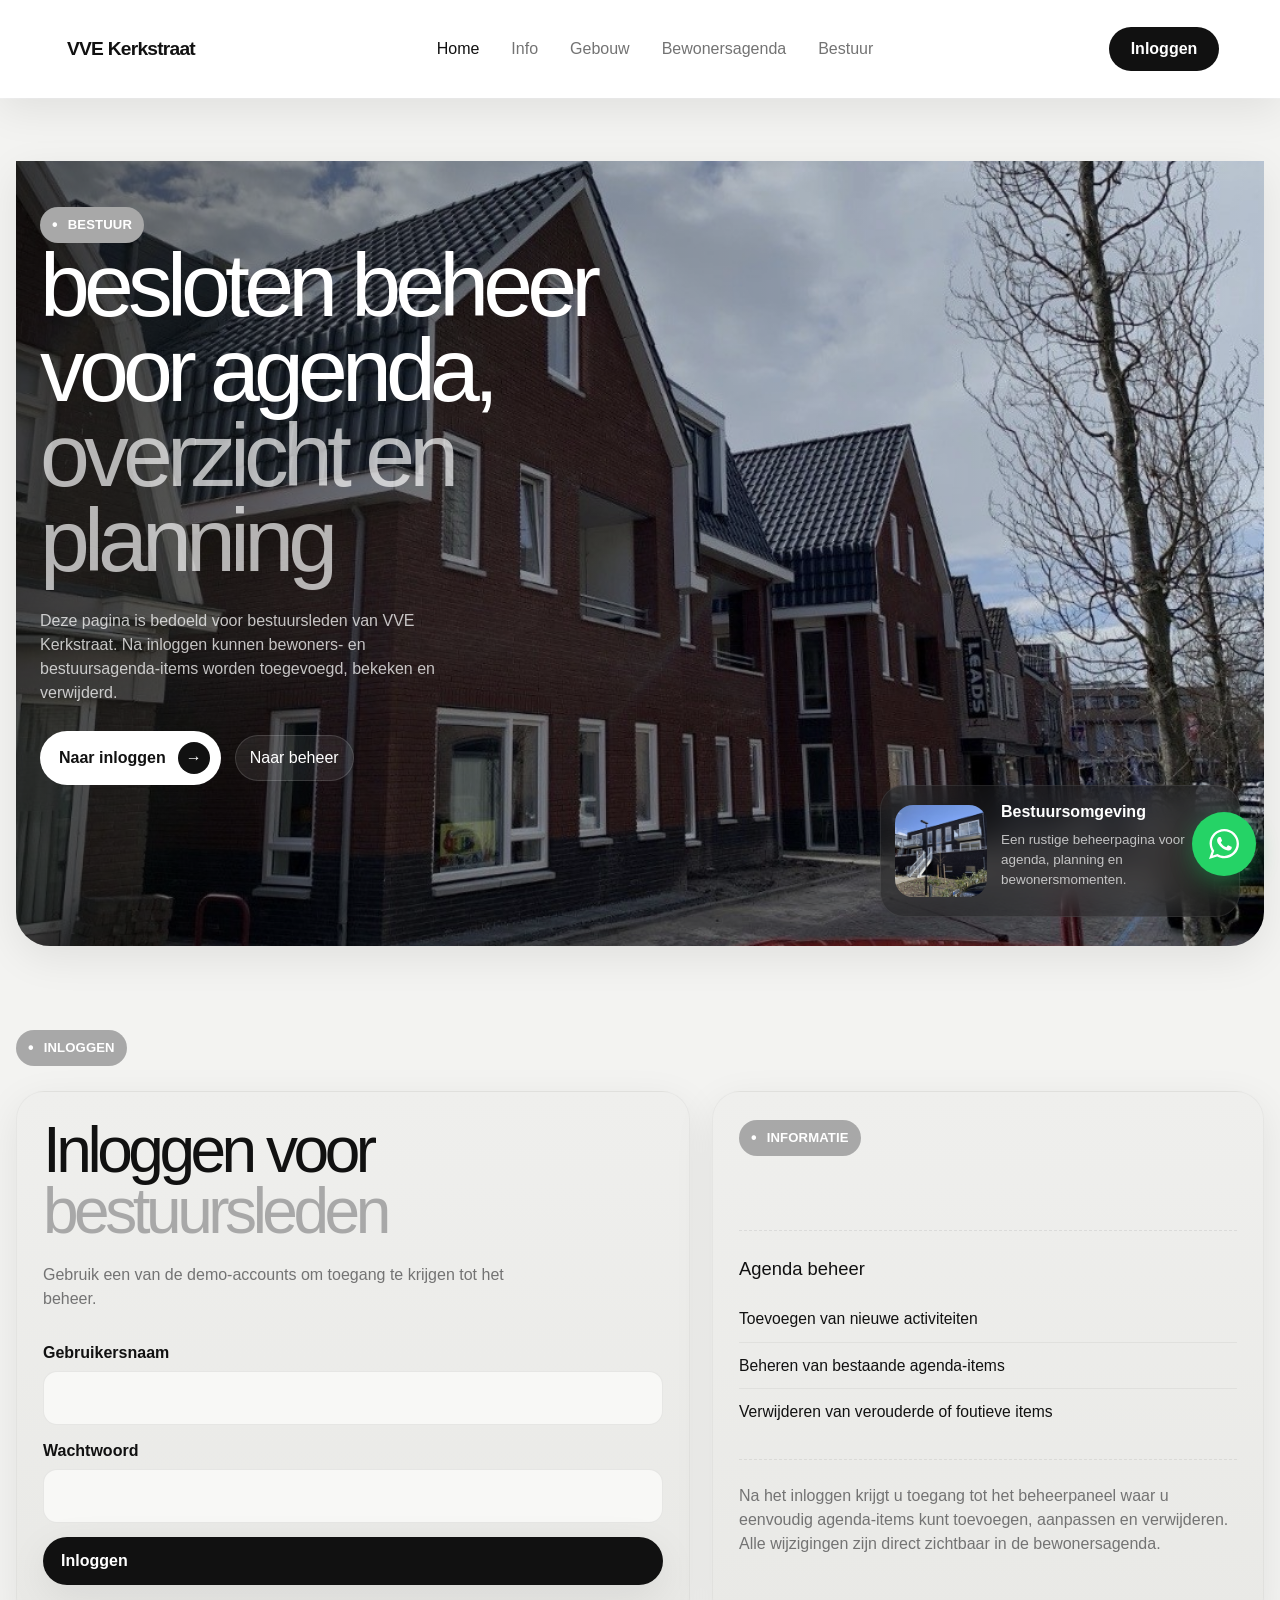
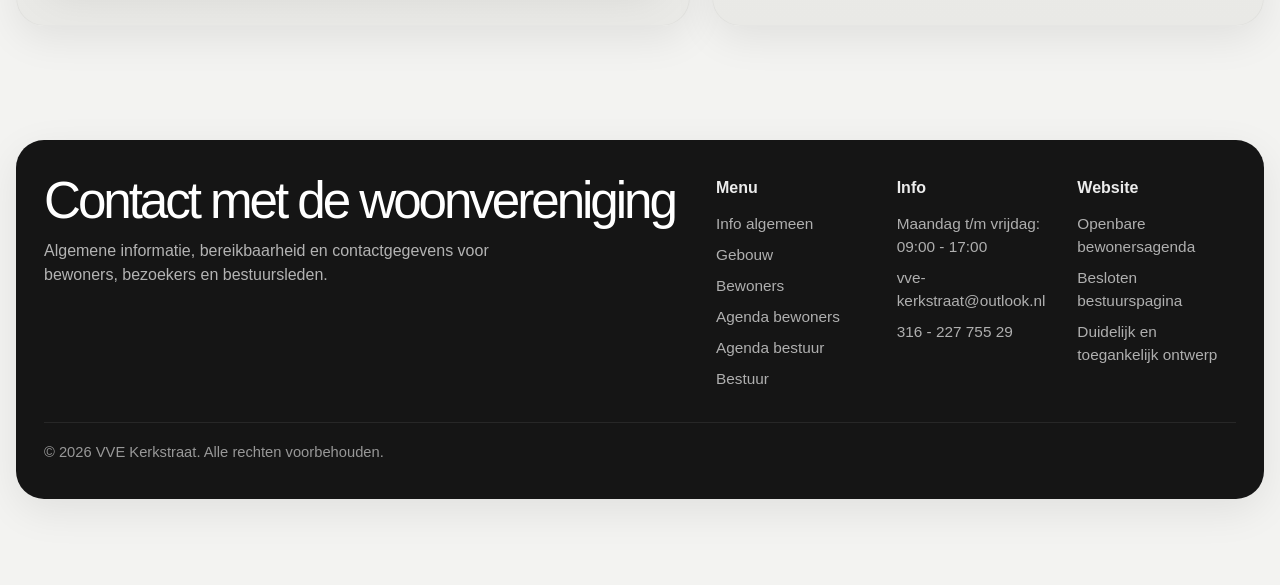
<file: bestuur.html>
<!DOCTYPE html>
<html lang="nl">
<head>
  <meta charset="UTF-8" />
  <meta name="viewport" content="width=device-width, initial-scale=1.0" />

  <title>Bestuur VVE Kerkstraat | Inloggen en beheer</title>

  <meta
    name="description"
    content="Besloten bestuurspagina van VVE Kerkstraat voor inloggen, agenda beheren en communicatie binnen het bestuur."
  />

  <meta name="robots" content="index, follow" />
  <link rel="canonical" href="https://vve-kerkstraat.nl/bestuur/" />

  <meta name="google-site-verification" content="lr0ujex3l6fTFWcE2hRCfIXbO0b8_y4A_h3VrKMcGZA" />

  <link rel="icon" type="image/png" href="/VVE Kerkstraat favicon.png" />

  <link rel="preconnect" href="https://fonts.googleapis.com" />
  <link rel="preconnect" href="https://fonts.gstatic.com" crossorigin />
  <link
    href="https://fonts.googleapis.com/css2?family=Manrope:wght@400;500;600;700;800&family=Playfair+Display:wght@600;700&display=swap"
    rel="stylesheet"
  />

  <link rel="stylesheet" href="styles.css" />
  <link rel="stylesheet" href="bestuur.css" />
</head>

<body>
  <header class="header" id="header">
  <div class="container nav nav-bar">
    <a href="/" class="brand brand-logo" aria-label="Ga naar homepage VVE Kerkstraat">
      <span>VVE Kerkstraat</span>
    </a>

    <nav class="desktop-nav">
      <a class="active" href="/">Home</a>
      <a href="/info/">Info</a>
      <a href="/gebouw/">Gebouw</a>
      <a href="/bewonersagenda/">Bewonersagenda</a>
      <a href="/bestuur/">Bestuur</a>
    </nav>

    <div class="nav-actions">
      <a href="/bestuur/" class="login-link">Inloggen</a>
    </div>

    <button class="menu-toggle" id="menuToggle" aria-label="Menu openen">
      <svg class="menu-icon menu-icon-open" viewBox="0 0 24 24">
        <path d="M4 7H20M4 12H20M4 17H20" />
      </svg>

      <svg class="menu-icon menu-icon-close" viewBox="0 0 24 24">
        <path d="M6 6L18 18M18 6L6 18" />
      </svg>
    </button>
  </div>

  <div class="mobile-nav" id="mobileNav">
    <a class="active" href="/">Home</a>
    <a href="/info/">Info</a>
    <a href="/gebouw/">Gebouw</a>
    <a href="/bewonersagenda/">Bewonersagenda</a>
    <a href="/bestuur/">Bestuur</a>
    <a class="mobile-cta" href="/bestuur/">Inloggen</a>
  </div>
</header>

  <main>
    <section class="section">
      <div class="container">
        <div class="hero bestuur-hero">
          <img src="Afbeelding 3.jpg" alt="Voorkant van het wooncomplex" class="hero-bg-image" />

          <div class="hero-inner">
            <div class="hero-copy">
              <span class="section-tag section-tag-light">Bestuur</span>
              <h1 class="hero-title">
                besloten beheer<br>
                voor agenda,<br>
                <span class="muted-line">overzicht en planning</span>
              </h1>

              <p class="hero-text">
                Deze pagina is bedoeld voor bestuursleden van VVE Kerkstraat.
                Na inloggen kunnen bewoners- en bestuursagenda-items worden toegevoegd,
                bekeken en verwijderd.
              </p>

              <div class="hero-actions">
                <a href="#login" class="btn-secondary">
                  Naar inloggen
                  <span class="btn-icon">→</span>
                </a>
                <a href="#beheer" class="btn-ghost">Naar beheer</a>
              </div>
            </div>

            <article class="hero-card">
              <div class="hero-card-thumb">
                <img src="Achterkant.jpg" alt="Achterkant van het gebouw">
              </div>

              <div>
                <h4>Bestuursomgeving</h4>
                <p>Een rustige beheerpagina voor agenda, planning en bewonersmomenten.</p>
              </div>
            </article>
          </div>
        </div>
      </div>
    </section>

    <section class="section" id="login">
      <div class="container">
        <span class="section-tag">Inloggen</span>

        <div class="admin-layout">
          <article class="product-card login-card">
            <div class="product-text">
              <h2>
                Inloggen voor<br>
                <span class="light">bestuursleden</span>
              </h2>

              <p class="lead" id="loginIntroText">
                Gebruik een van de accounts om toegang te krijgen tot het beheer.
              </p>
            </div>

            <form id="loginForm" class="form-stack">
              <div>
                <label for="username">Gebruikersnaam</label>
                <input type="text" id="username" required />
              </div>

              <div>
                <label for="password">Wachtwoord</label>
                <input type="password" id="password" required />
              </div>

              <button type="submit" class="btn full-width">
                Inloggen
              </button>
            </form>

            <div id="loginMessage" class="message" aria-live="polite"></div>
          </article>
<article class="product-card account-card">
  <span class="section-tag">Informatie</span>

  <div class="specs">
    <div class="specs-title">Agenda beheer</div>

    <div class="spec-row">
      <span>Toevoegen van nieuwe activiteiten</span>
    </div>

    <div class="spec-row">
      <span>Beheren van bestaande agenda-items</span>
    </div>

    <div class="spec-row">
      <span>Verwijderen van verouderde of foutieve items</span>
    </div>
  </div>

  <p class="lead">
    Na het inloggen krijgt u toegang tot het beheerpaneel waar u eenvoudig
    agenda-items kunt toevoegen, aanpassen en verwijderen. Alle wijzigingen
    zijn direct zichtbaar in de bewonersagenda.
  </p>
</article>
        </div>
      </div>
    </section>

    <section class="section hidden" id="beheer">
      <div class="container">
        <span class="section-tag">Beheer</span>

        <div class="admin-panel product-card" id="adminPanel">
          <div class="admin-header">
            <div>
              <h3>Beheer bestuurspagina</h3>
              <p>Ingelogd als: <span id="loggedInUser"></span></p>
            </div>
            <button id="logoutBtn" class="btn-secondary" type="button">Uitloggen</button>
          </div>

          <hr />

          <div class="admin-grid">
            <div>
              <h4>Nieuw agendapunt toevoegen</h4>

              <form id="agendaForm" class="form-stack">
                <div>
                  <label for="agendaType">Toevoegen aan</label>
                  <select id="agendaType" required>
                    <option value="board">Agenda bestuur</option>
                    <option value="resident">Agenda bewoners</option>
                  </select>
                </div>

                <div>
                  <label for="eventTitle">Titel</label>
                  <input type="text" id="eventTitle" required />
                </div>

                <div class="form-row">
                  <div>
                    <label for="eventDate">Datum</label>
                    <input type="date" id="eventDate" required />
                  </div>

                  <div>
                    <label for="eventTime">Tijd</label>
                    <input type="time" id="eventTime" required />
                  </div>
                </div>

                <div>
                  <label for="eventLocation">Locatie</label>
                  <input type="text" id="eventLocation" required />
                </div>

                <div>
                  <label for="eventDescription">Omschrijving</label>
                  <textarea id="eventDescription" rows="4" required></textarea>
                </div>

                <div>
                  <label for="eventImageFile">Afbeelding (optioneel)</label>
                  <input
                    type="file"
                    id="eventImageFile"
                    accept="image/png, image/jpeg, image/webp"
                  />
                </div>

                <button type="submit" class="btn full-width">
                  Agendapunt toevoegen
                </button>
              </form>

              <div id="adminMessage" class="message" aria-live="polite"></div>
            </div>

            <aside class="admin-info-card">
              <span class="section-tag">Beheer uitleg</span>
              <p>
                Agenda-items die hier worden toegevoegd, worden lokaal opgeslagen in de browser.
                Daardoor zijn ze ook zichtbaar op de andere gekoppelde pagina’s zoals de homepage en bewonersagenda.
              </p>
            </aside>
          </div>

          <div class="admin-agenda-grid">
            <div class="admin-agenda">
              <h4>Bewonersagenda beheren</h4>
              <div id="residentAgendaAdminList" class="agenda-list"></div>
            </div>

            <div class="admin-agenda">
              <h4>Bestuursagenda beheren</h4>
              <div id="boardAgendaAdminList" class="agenda-list"></div>
            </div>
          </div>
        </div>
      </div>
    </section>
  </main>

  <footer class="section">
    <div class="container">
      <div class="footer" id="contact">
        <div class="footer-top">
          <div class="footer-copy">
            <h3>Contact met de woonvereniging</h3>
            <p>
              Algemene informatie, bereikbaarheid en contactgegevens voor bewoners,
              bezoekers en bestuursleden.
            </p>
          </div>

          <div class="footer-links">
            <div>
            <h4>Menu</h4>
<ul class="menu">
  <a href="/info/">Info algemeen</a>
  <a href="/gebouw/">Gebouw</a>
  <a href="/bewoners/">Bewoners</a>
  <a href="/agendabewoners/">Agenda bewoners</a>
  <a href="/agendabestuur/">Agenda bestuur</a>
  <a href="/bestuur/">Bestuur</a>
</ul>
            </div>

             <div>
              <h4>Info</h4>
              <p>Maandag t/m vrijdag: 09:00 - 17:00</p>
              <p>vve-kerkstraat@outlook.nl</p>
              <p>316 - 227 755 29</p>
            </div>

            <div>
              <h4>Website</h4>
              <p>Openbare bewonersagenda</p>
              <p>Besloten bestuurspagina</p>
              <p>Duidelijk en toegankelijk ontwerp</p>
            </div>
          </div>
        </div>

        <div class="footer-bottom">
          <span>© 2026 VVE Kerkstraat. Alle rechten voorbehouden.</span>
        </div>
      </div>
    </div>
  </footer>
  
  <div class="whatsapp-wrapper">
  <button
    id="vve-kerkstraat-whatsapp-button"
    class="whatsapp-button"
    aria-label="Open WhatsApp chat"
    type="button"
  >
    <svg xmlns="http://www.w3.org/2000/svg" width="33" height="33" viewBox="0 0 24 24" fill="white" aria-hidden="true">
      <path d="M24 11.7c0 6.45-5.27 11.68-11.78 11.68-2.07 0-4-.53-5.7-1.45L0 24l2.13-6.27a11.57 11.57 0 0 1-1.7-6.04C.44 5.23 5.72 0 12.23 0 18.72 0 24 5.23 24 11.7M12.22 1.85c-5.46 0-9.9 4.41-9.9 9.83 0 2.15.7 4.14 1.88 5.76L2.96 21.1l3.8-1.2a9.9 9.9 0 0 0 5.46 1.62c5.46 0 9.9-4.4 9.9-9.83a9.88 9.88 0 0 0-9.9-9.83m5.95 12.52c-.08-.12-.27-.19-.56-.33-.28-.14-1.7-.84-1.97-.93-.26-.1-.46-.15-.65.14-.2.29-.75.93-.91 1.12-.17.2-.34.22-.63.08-.29-.15-1.22-.45-2.32-1.43a8.64 8.64 0 0 1-1.6-1.98c-.18-.29-.03-.44.12-.58.13-.13.29-.34.43-.5.15-.17.2-.3.29-.48.1-.2.05-.36-.02-.5-.08-.15-.65-1.56-.9-2.13-.24-.58-.48-.48-.64-.48-.17 0-.37-.03-.56-.03-.2 0-.5.08-.77.36-.26.29-1 .98-1 2.4 0 1.4 1.03 2.76 1.17 2.96.14.19 2 3.17 4.93 4.32 2.94 1.15 2.94.77 3.47.72.53-.05 1.7-.7 1.95-1.36.24-.67.24-1.25.17-1.37"></path>
    </svg>
  </button>

  <div
    id="vve-kerkstraat-whatsapp-chat"
    class="whatsapp-chat"
    role="dialog"
    aria-modal="true"
    aria-labelledby="vve-kerkstraat-whatsapp-title"
  >
    <div class="whatsapp-chat-header">
      <div class="whatsapp-chat-header-text">
        <h3 id="vve-kerkstraat-whatsapp-title">VVE Kerkstraat</h3>
        <p>De snelste manier om contact <br>met ons op te nemen</p>
      </div>

      <button
        id="vve-kerkstraat-chat-close"
        class="whatsapp-chat-close"
        type="button"
        aria-label="Sluiten"
      >
        ✕
      </button>
    </div>

    <div class="whatsapp-chat-body">
      <p>Hey 👋 Waar kunnen we je mee helpen?</p>
    </div>

    <div class="whatsapp-chat-footer">
      <input
        id="vve-kerkstraat-chat-input"
        type="text"
        placeholder="Typ een bericht..."
        aria-label="Typ een WhatsApp bericht"
      >

      <button
        id="vve-kerkstraat-chat-send"
        class="whatsapp-send-button"
        type="button"
        aria-label="Versturen"
      >
        ➤
      </button>
    </div>
  </div>
</div>
<script src="bestuur.js"></script>
</body>
</html>
</file>
<file: styles.css>
:root {
  --bg: #f3f3f1;
  --surface: #ececea;
  --surface-2: #f8f8f6;
  --card: rgba(255, 255, 255, 0.08);
  --text: #111111;
  --heading: #111111;
  --muted: #737373;
  --muted-2: #a8a8a8;
  --white: #ffffff;
  --line: rgba(17, 17, 17, 0.08);
  --line-light: rgba(255, 255, 255, 0.16);
  --overlay: linear-gradient(90deg, rgba(0, 0, 0, 0.62) 0%, rgba(0, 0, 0, 0.24) 42%, rgba(0, 0, 0, 0.08) 100%);
  --shadow: 0 12px 40px rgba(0, 0, 0, 0.08);
  --shadow-card: 0 12px 40px rgba(0, 0, 0, 0.08);
  --accent: #111111;
  --success: #1f7a45;
  --error: #b42318;
  --radius-xl: 34px;
  --radius-lg: 28px;
  --radius-md: 18px;
  --container: 1280px;
}

* {
  box-sizing: border-box;
  margin: 0;
  padding: 0;
}

html {
  scroll-behavior: smooth;
}

body {
  font-family: "Inter", sans-serif;
  background: var(--bg);
  color: var(--text);
  line-height: 1.5;
}

img {
  max-width: 100%;
  display: block;
}

a {
  color: inherit;
  text-decoration: none;
}

button {
  font: inherit;
  border: none;
  background: none;
  cursor: pointer;
}

.container {
  width: min(calc(100% - 32px), var(--container));
  margin-inline: auto;
}

.section {
  padding: 22px 0;
  margin-top: 40px;
  margin-bottom: 40px;
}

.section-tag {
  display: inline-flex;
  align-items: center;
  gap: 10px;
  font-size: 0.82rem;
  font-weight: 700;
  letter-spacing: 0.01em;
  text-transform: uppercase;
  color: var(--white);
  margin-bottom: 26px;
  background: var(--muted-2);
  border-radius: 50px;
  padding: 8px 12px;
}

.section-tag::before {
  content: "•";
  font-size: 1rem;
  line-height: 1;
}

.section-tag-light {
  color: var(--white);
  margin-bottom: 0;
}

.header {
  position: sticky;
  top: 0;
  z-index: 20;
  width: 100%;
  background: #ffffff;
  backdrop-filter: blur(16px);
  border-bottom: 1px solid rgba(17, 17, 17, 0.04);
}

.nav {
  min-height: 78px;
  display: flex;
  align-items: center;
  justify-content: space-between;
  gap: 20px;
}

.brand {
  display: flex;
  align-items: center;
  gap: 12px;
  font-size: 1.55rem;
  font-weight: 700;
  letter-spacing: -0.04em;
}

.brand-mark {
  width: 28px;
  height: 28px;
  background: linear-gradient(135deg, #111111 0%, #2a2a2a 100%);
  border-radius: 8px;
  position: relative;
  overflow: hidden;
  display: none;
}

.brand-mark::before,
.brand-mark::after {
  content: "";
  position: absolute;
  background: var(--bg);
  border-radius: 100px;
}

.brand-mark::before {
  width: 16px;
  height: 5px;
  left: 4px;
  top: 7px;
  transform: rotate(-42deg);
}

.brand-mark::after {
  width: 16px;
  height: 5px;
  right: 2px;
  bottom: 8px;
  transform: rotate(-42deg);
}

.nav-links {
  display: flex;
  align-items: center;
  gap: 36px;
  list-style: none;
  color: var(--muted);
  font-size: 0.98rem;
  font-weight: 500;
}

.nav-links a.active,
.nav-links a:hover {
  color: var(--text);
}

.btn,
.btn-secondary,
.btn-ghost {
  display: inline-flex;
  align-items: center;
  gap: 12px;
  border-radius: 999px;
  transition: 0.25s ease;
  white-space: nowrap;
}

.btn {
  padding: 12px 18px;
  background: var(--text);
  color: var(--white);
  font-weight: 600;
  box-shadow: var(--shadow);
}

.btn:hover {
  transform: translateY(-1px);
  opacity: 0.96;
}

.btn-secondary {
  padding: 10px 10px 10px 18px;
  background: var(--white);
  color: var(--text);
  font-weight: 600;
  border: 1px solid rgba(255, 255, 255, 0.18);
}

.btn-ghost {
  padding: 10px 14px;
  color: var(--white);
  background: rgba(255, 255, 255, 0.08);
  border: 1px solid rgba(255, 255, 255, 0.14);
}

.btn-icon {
  width: 32px;
  height: 32px;
  display: inline-grid;
  place-items: center;
  border-radius: 50%;
  background: var(--text);
  color: var(--white);
  flex-shrink: 0;
}

.btn-ghost .btn-icon {
  background: rgba(255, 255, 255, 0.12);
  border: 1px solid rgba(255, 255, 255, 0.18);
}

.hero {
  position: relative;
  min-height: 760px;
  border-radius: 0 0 var(--radius-xl) var(--radius-xl);
  overflow: hidden;
  box-shadow: var(--shadow);
  background: none;
}

.hero-bg-image {
  position: absolute;
  inset: 0;
  width: 100%;
  height: 100%;
  object-fit: cover;
  z-index: 0;
}

.hero::after {
  content: "";
  position: absolute;
  inset: 0;
  background: var(--overlay);
  z-index: 1;
}

.hero-inner {
  position: relative;
  z-index: 2;
  height: 100%;
  min-height: 760px;
  display: flex;
  flex-direction: column;
  justify-content: space-between;
  padding: 34px 24px 28px;
}

.hero-copy {
  max-width: 620px;
  margin-top: 12px;
}

.hero-title {
  font-size: clamp(3.4rem, 7vw, 6.2rem);
  line-height: 0.95;
  letter-spacing: -0.065em;
  font-weight: 400;
  color: var(--white);
  margin-bottom: 26px;
}

.hero-title .muted-line {
  color: rgba(255, 255, 255, 0.68);
}

.hero-text {
  max-width: 420px;
  font-size: 1rem;
  color: rgba(255, 255, 255, 0.74);
  margin-bottom: 26px;
}

.hero-actions {
  display: flex;
  align-items: center;
  gap: 14px;
  flex-wrap: wrap;
}

.hero-card {
  margin-left: auto;
  width: min(100%, 360px);
  background: rgba(27, 27, 27, 0.38);
  color: var(--white);
  border: 1px solid rgba(255, 255, 255, 0.08);
  backdrop-filter: blur(16px);
  border-radius: 24px;
  padding: 14px;
  display: flex;
  gap: 14px;
  align-items: center;
}

.hero-card-thumb {
  width: 92px;
  height: 92px;
  border-radius: 18px;
  overflow: hidden;
  flex-shrink: 0;
}

.hero-card-thumb img {
  width: 100%;
  height: 100%;
  object-fit: cover;
}

.hero-card h4 {
  font-size: 1rem;
  margin-bottom: 6px;
  font-weight: 600;
}

.hero-card p {
  font-size: 0.84rem;
  color: rgba(255, 255, 255, 0.7);
  margin-bottom: 12px;
}

.hero-card-controls {
  display: flex;
  gap: 10px;
}

.circle-btn {
  width: 34px;
  height: 34px;
  border-radius: 50%;
  display: grid;
  place-items: center;
  background: rgba(255, 255, 255, 0.14);
  color: var(--white);
  border: 1px solid rgba(255, 255, 255, 0.14);
}

.about-grid {
  display: grid;
  grid-template-columns: 0.8fr 1.2fr;
  gap: 60px;
  align-items: start;
  padding: 34px 0 8px;
}

.team-mini {
  position: relative;
}

.team-avatars-overlay {
  position: absolute;
  top: -50px;
  left: 0;
  display: flex;
}

.team-avatars-overlay img {
  width: 46px;
  height: 46px;
  border-radius: 50%;
  object-fit: cover;
  border: 3px solid #fff;
  margin-left: -12px;
  box-shadow: 0 4px 12px rgba(0, 0, 0, 0.08);
}

.team-avatars-overlay img:first-child {
  margin-left: 0;
}

.avatars {
  display: flex;
  margin-bottom: 18px;
}

.avatar {
  width: 58px;
  height: 58px;
  border-radius: 50%;
  border: 3px solid var(--bg);
  overflow: hidden;
  margin-left: -14px;
  box-shadow: 0 10px 22px rgba(0, 0, 0, 0.08);
}

.avatar:first-child {
  margin-left: 0;
}

.avatar img {
  width: 100%;
  height: 100%;
  object-fit: cover;
}

.team-mini h3 {
  font-size: clamp(1.6rem, 3vw, 2.3rem);
  line-height: 1.05;
  margin-bottom: 4px;
  letter-spacing: -0.05em;
  font-weight: 500;
}

.team-mini p {
  font-size: 1.7rem;
  line-height: 1.05;
  color: var(--muted-2);
  letter-spacing: -0.05em;
  max-width: 320px;
}

.team-avatars {
  display: flex;
  align-items: center;
  margin-bottom: 16px;
}

.team-avatars img {
  width: 46px;
  height: 46px;
  border-radius: 50%;
  object-fit: cover;
  border: 3px solid #fff;
  box-shadow: 0 4px 12px rgba(0, 0, 0, 0.08);
  margin-left: -12px;
  transition: transform 0.2s ease;
}

.team-avatars img:first-child {
  margin-left: 0;
}

.team-avatars img:hover {
  transform: translateY(-2px);
}

.about-copy h2,
.product-text h2,
.product-bottom h2 {
  font-size: clamp(2.5rem, 5vw, 5rem);
  line-height: 0.96;
  letter-spacing: -0.07em;
  font-weight: 400;
  margin-bottom: 20px;
}

.about-copy .light,
.product-text .light {
  color: var(--muted-2);
}

.about-copy p,
.product-text .lead,
.process-copy p,
.footer-copy p {
  max-width: 580px;
  color: var(--muted);
  font-size: 1rem;
}

.about-copy .btn {
  margin-top: 22px;
  padding: 10px 10px 10px 18px;
}

.product-grid {
  display: grid;
  grid-template-columns: 1fr 1.1fr;
  gap: 22px;
  align-items: stretch;
}

.product-card,
.product-image,
.process-banner,
.tech-grid > article,
.footer {
  border-radius: var(--radius-lg);
  overflow: hidden;
  box-shadow: var(--shadow);
}

.product-card {
  background: linear-gradient(180deg, #efefed 0%, #e9e9e6 100%);
  padding: 28px 26px;
  border: 1px solid rgba(17, 17, 17, 0.04);
}

.product-card .section-tag {
  margin-bottom: 56px;
}

.product-text .lead {
  margin: 14px 0 28px;
  max-width: 480px;
}

.specs {
  border-top: 1px dashed rgba(17, 17, 17, 0.08);
  border-bottom: 1px dashed rgba(17, 17, 17, 0.08);
  padding: 24px 0;
  margin: 18px 0 24px;
}

.specs-title {
  font-size: 1.15rem;
  margin-bottom: 14px;
  font-weight: 500;
}

.spec-row {
  display: grid;
  grid-template-columns: 1fr auto;
  gap: 16px;
  padding: 11px 0;
  color: var(--text);
  font-size: 0.98rem;
  border-bottom: 1px solid rgba(17, 17, 17, 0.05);
}

.spec-row:last-child {
  border-bottom: none;
}

.product-actions {
  display: flex;
  flex-wrap: wrap;
  gap: 12px;
}

.product-image {
  min-height: 650px;
  position: relative;
  background: none;
  border: 1px solid rgba(255, 255, 255, 0.7);
  overflow: hidden;
  border-radius: 24px;
}

.product-image img,
.section-image {
  width: 100%;
  height: 100%;
  object-fit: cover;
  display: block;
}

.process-banner {
  position: relative;
  min-height: 650px;
  padding: 24px;
  display: flex;
  align-items: stretch;
  overflow: hidden;
  background: none;
}

.process-bg-image {
  position: absolute;
  inset: 0;
  width: 100%;
  height: 100%;
  object-fit: cover;
  z-index: 0;
}

.process-banner::after {
  content: "";
  position: absolute;
  inset: 0;
  background: linear-gradient(
    90deg,
    rgba(24, 41, 63, 0.48) 0%,
    rgba(36, 59, 90, 0.22) 100%
  );
  z-index: 1;
}

.process-top,
.process-copy,
.process-progress {
  position: relative;
  z-index: 2;
}

.process-top {
  position: absolute;
  inset: 24px 24px auto 24px;
  display: flex;
  justify-content: space-between;
  align-items: flex-start;
  color: var(--white);
}

.process-number {
  font-size: clamp(2.2rem, 5vw, 4rem);
  font-weight: 300;
  letter-spacing: -0.07em;
}

.process-copy {
  margin-left: auto;
  margin-top: auto;
  max-width: 520px;
  color: var(--white);
  position: relative;
  z-index: 1;
  padding-bottom: 52px;
}

.process-copy h3 {
  font-size: clamp(2.1rem, 4vw, 4rem);
  line-height: 0.96;
  letter-spacing: -0.06em;
  font-weight: 400;
  margin-bottom: 14px;
}

.process-copy p {
  color: rgba(255, 255, 255, 0.8);
}

.process-progress {
  position: absolute;
  left: 24px;
  right: 24px;
  bottom: 24px;
  display: flex;
  align-items: center;
  justify-content: space-between;
  gap: 18px;
}

.process-bar {
  height: 4px;
  flex: 1;
  background: rgba(255, 255, 255, 0.22);
  border-radius: 999px;
  overflow: hidden;
}

.process-bar > span {
  display: block;
  height: 100%;
  width: 74%;
  background: var(--white);
  border-radius: inherit;
}

.process-nav {
  display: flex;
  gap: 10px;
}

.process-title {
  color: #ffffff;
}

.process-text {
  color: rgba(255, 255, 255, 0.88);
}

.tech-grid {
  display: grid;
  grid-template-columns: repeat(3, 1fr);
  gap: 22px;
  margin-top: 12px;
}

.tech-grid article {
  background: var(--surface-2);
  padding: 26px;
  border: 1px solid rgba(17, 17, 17, 0.05);
}

.tech-grid h3 {
  font-size: 1.4rem;
  letter-spacing: -0.04em;
  margin-bottom: 12px;
}

.tech-grid p {
  color: var(--muted);
}

.footer {
  background: #151515;
  color: var(--white);
  margin: 30px 0 24px;
  padding: 36px 28px;
}

.footer-top {
  display: flex;
  justify-content: space-between;
  gap: 28px;
  margin-bottom: 24px;
  flex-wrap: wrap;
}

.footer-copy h3 {
  font-size: clamp(2rem, 4vw, 3.4rem);
  line-height: 0.96;
  letter-spacing: -0.06em;
  font-weight: 400;
  margin-bottom: 14px;
}

.footer-copy p {
  color: rgba(255, 255, 255, 0.68);
  max-width: 500px;
}

.footer-links {
  display: grid;
  grid-template-columns: repeat(3, minmax(140px, 1fr));
  gap: 22px;
  width: min(100%, 520px);
}

.footer-links h4 {
  font-size: 1rem;
  margin-bottom: 12px;
  color: rgba(255, 255, 255, 0.92);
}

.footer-links a,
.footer-links p {
  display: block;
  color: rgba(255, 255, 255, 0.66);
  margin-bottom: 8px;
  font-size: 0.96rem;
}

.footer-bottom {
  border-top: 1px solid rgba(255, 255, 255, 0.08);
  padding-top: 18px;
  display: flex;
  justify-content: space-between;
  gap: 14px;
  flex-wrap: wrap;
  color: rgba(255, 255, 255, 0.56);
  font-size: 0.92rem;
}

.menu-toggle {
  display: none;
  width: 48px;
  height: 48px;
  border-radius: 50%;
  background: var(--text);
  color: var(--white);
  place-items: center;
}

/* Agenda layout */
.agenda-columns {
  display: grid;
  grid-template-columns: 1fr 1fr;
  gap: 24px;
  align-items: start;
}

.agenda-column {
  min-width: 0;
}

.agenda-column .panel {
  height: 100%;
}

.agenda-toolbar {
  margin-bottom: 18px;
}

.search-input {
  width: 100%;
}

.agenda-list {
  display: grid;
  gap: 16px;
  margin-top: 20px;
}

/* Form */
.form-stack {
  margin-top: 30px;
  display: grid;
  gap: 14px;
}

.form-row {
  display: grid;
  grid-template-columns: 1fr 1fr;
  gap: 14px;
}

.form-row-3 {
  display: grid;
  grid-template-columns: 1fr 1fr 1.2fr;
  gap: 14px;
}

label {
  display: block;
  margin-bottom: 6px;
  font-weight: 700;
  color: var(--heading);
}

input,
textarea,
select {
  width: 100%;
  border: 1px solid var(--line);
  background: var(--surface-2);
  color: var(--text);
  border-radius: 14px;
  padding: 14px 16px;
  font: inherit;
  transition: 0.2s ease;
}

input::placeholder,
textarea::placeholder {
  color: var(--muted-2);
}

input:focus,
textarea:focus,
select:focus {
  outline: none;
  border-color: rgba(17, 17, 17, 0.18);
  box-shadow: 0 0 0 5px rgba(17, 17, 17, 0.06);
}

textarea {
  resize: vertical;
  min-height: 120px;
}

.full-width {
  width: 100%;
}

.message {
  margin-top: 12px;
  font-weight: 800;
}

.message.success {
  color: var(--success);
}

.message.error {
  color: var(--error);
}

.hidden {
  display: none !important;
}

.admin-header {
  display: flex;
  justify-content: space-between;
  align-items: flex-start;
  gap: 16px;
  margin-bottom: 8px;
}

.admin-agenda {
  margin-top: 28px;
}

/* Agenda card */
.agenda-item {
  position: relative;
  padding: 22px 22px 20px 26px;
  border-radius: var(--radius-lg);
  background: var(--white);
  border: 1px solid var(--line);
  box-shadow: var(--shadow);
  overflow: hidden;
}

.agenda-item::before {
  content: "";
  position: absolute;
  inset: 0 auto 0 0;
  width: 4px;
  background: var(--accent);
  opacity: 0.08;
}

.agenda-item.has-image {
  padding: 0;
  overflow: hidden;
}

.agenda-image {
  width: 100%;
  height: 230px;
  object-fit: cover;
  display: block;
}

.agenda-item-content {
  display: flex;
  flex-direction: column;
  align-items: flex-start;
  padding: 24px 26px 22px;
  position: relative;
}

.agenda-item.has-image .agenda-item-content::before {
  content: "";
  position: absolute;
  inset: 0 auto 0 0;
  width: 4px;
  background: var(--accent);
  opacity: 0.08;
}

.agenda-item.has-image::before {
  display: none;
}

.agenda-item h4 {
  margin-bottom: 12px;
  color: var(--heading);
  font-weight: 800;
}

.agenda-item p {
  color: var(--muted);
  margin-top: 10px;
  line-height: 1.65;
}

/* Agenda meta */
.agenda-meta {
  display: flex;
  flex-wrap: wrap;
  gap: 12px;
  margin-bottom: 10px;
}

.meta-chip {
  display: inline-flex;
  align-items: center;
  gap: 10px;
  padding: 10px 14px;
  border-radius: 999px;
  background: var(--surface-2);
  color: var(--text);
  border: 1px solid var(--line);
  font-size: 0.94rem;
  font-weight: 500;
}

.meta-chip i {
  display: none;
}

.agenda-item.has-image .meta-chip {
  background: var(--surface-2);
}

/* Empty state */
.agenda-empty {
  display: flex;
  align-items: center;
  gap: 12px;
  padding: 18px 20px;
  border-radius: var(--radius-md);
  background: var(--surface);
  border: 1px solid var(--line);
  color: var(--muted);
}

.agenda-empty i {
  width: 38px;
  height: 38px;
  display: inline-flex;
  align-items: center;
  justify-content: center;
  border-radius: 999px;
  background: var(--surface-2);
  color: var(--muted);
  flex-shrink: 0;
}

.delete-btn {
  margin-top: 14px;
  display: inline-flex;
  justify-content: center;
  align-items: center;
  margin-right: auto;
  min-height: 42px;
  padding: 10px 18px;
  border-radius: 999px;
  border: 1px solid var(--line);
  background: var(--surface);
  font-size: 13px;
  color: var(--text);
  font-weight: 700;
  cursor: pointer;
}

.delete-btn:hover {
  background: #ece8e2;
  box-shadow: 0 8px 20px rgba(0, 0, 0, 0.05);
}

/* File input */
input[type="file"] {
  padding: 12px 16px;
  background: rgba(255, 255, 255, 0.94);
}

input[type="file"]::file-selector-button,
input[type="file"]::-webkit-file-upload-button {
  border-radius: 50px;
  border: 1px solid var(--line);
  background: var(--surface-2);
  color: var(--text);
  font: inherit;
  font-weight: 700;
  padding: 10px 18px;
  margin-right: 16px;
  cursor: pointer;
}

/* Main nav */
#mainNav {
  display: flex;
}

#mainNav .nav-links {
  display: flex;
  align-items: center;
  gap: 36px;
  list-style: none;
}

@media (max-width: 1080px) {
  .about-grid,
  .product-grid,
  .tech-grid {
    grid-template-columns: 1fr;
  }

  .team-mini {
    padding-top: 0;
  }

  .product-image,
  .process-banner {
    min-height: 520px;
  }
}

@media (max-width: 900px) {
  .agenda-columns,
  .about-grid,
  .form-row,
  .form-row-3 {
    grid-template-columns: 1fr;
  }

  .admin-header {
    flex-direction: column;
    align-items: stretch;
  }
}

@media (max-width: 820px) {
  .nav-links,
  .nav-cta {
    display: none;
  }

  .menu-toggle {
    display: grid;
  }

  .header.open .nav-links {
    display: flex;
    position: absolute;
    left: 16px;
    right: 16px;
    top: 82px;
    background: rgba(255, 255, 255, 0.96);
    backdrop-filter: blur(16px);
    border-radius: 24px;
    padding: 22px;
    flex-direction: column;
    align-items: flex-start;
    gap: 16px;
    box-shadow: var(--shadow);
  }

  .header.open .nav-cta {
    display: inline-flex;
    position: absolute;
    left: 38px;
    right: 38px;
    top: 300px;
    justify-content: center;
  }

  .hero,
  .hero-inner {
    min-height: 680px;
  }

  .hero-card {
    margin-left: 0;
  }

  #mainNav {
    display: none;
    position: absolute;
    left: 16px;
    right: 16px;
    top: 82px;
    background: rgba(255, 255, 255, 0.98);
    backdrop-filter: blur(16px);
    border-radius: 24px;
    padding: 22px;
    box-shadow: var(--shadow);
    border: 1px solid var(--line);
    z-index: 100;
  }

  #mainNav.open {
    display: block;
  }

  #mainNav .nav-links {
    flex-direction: column;
    align-items: flex-start;
    gap: 16px;
  }
}

@media (max-width: 640px) {
  .container {
    width: min(calc(100% - 20px), var(--container));
  }

  .section {
    padding: 16px 0;
  }

  .hero-inner {
    padding: 22px 18px 18px;
  }

  .hero-title,
  .about-copy h2,
  .product-text h2,
  .product-bottom h2,
  .process-copy h3,
  .footer-copy h3 {
    letter-spacing: -0.05em;
  }

  .product-card,
  .tech-grid article,
  .footer {
    padding: 22px 18px;
  }

  .process-top,
  .process-progress {
    left: 18px;
    right: 18px;
  }

  .footer-links {
    grid-template-columns: 1fr;
  }
}


.scroll-hidden {
  opacity: 0;
  transform: translateY(50px);
  transition:
    opacity 1.5s ease,
    transform 0.7s ease;
  will-change: transform, opacity;
}

.scroll-visible {
  opacity: 1;
  transform: translateY(0);
}

/* Footer mag geen scroll-effect krijgen */
.footer,
.footer * {
  opacity: 1 !important;
  transform: none !important;
}

/* Toegankelijkheid */
@media (prefers-reduced-motion: reduce) {
  .scroll-hidden {
    opacity: 1;
    transform: none;
    transition: none;
  }
}

.whatsapp-wrapper {
  position: fixed;
  right: 24px;
  bottom: 24px;
  z-index: 9999;
}

.whatsapp-button {
  width: 64px;
  height: 64px;
  border: none;
  border-radius: 50%;
  background: #25D366;
  cursor: pointer;
  display: flex;
  align-items: center;
  justify-content: center;
  padding: 0;
  box-shadow: 0 8px 22px rgba(37, 211, 102, 0.35);
  transition: transform 0.2s ease, box-shadow 0.2s ease;
}

.whatsapp-button:hover {
  transform: scale(1.05);
  box-shadow: 0 12px 28px rgba(37, 211, 102, 0.45);
}

.whatsapp-button svg {
  width: 30px;
  height: 30px;
  display: block;
}

.whatsapp-chat {
  display: none;
  flex-direction: column;
  position: absolute;
  right: 0;
  bottom: 82px;
  width: 320px;
  background: #ffffff;
  border-radius: 16px;
  overflow: hidden;
  box-shadow: 0 18px 40px rgba(18, 140, 126, 0.18);
}

.whatsapp-chat.is-open {
  display: flex;
}

.whatsapp-chat-header {
  display: flex;
  align-items: center;
  padding: 14px;
  background: #25D366;
  color: #ffffff;
}

.whatsapp-chat-header-text h3 {
  margin: 0;
  font-size: 16px;
}

.whatsapp-chat-header-text p {
  margin: 4px 0 0;
  font-size: 13px;
}

.whatsapp-chat-close {
  margin-left: auto;
  border: none;
  background: transparent;
  color: #ffffff;
  font-size: 18px;
  cursor: pointer;
}

.whatsapp-chat-body {
  padding: 16px;
  background: #f6f6f6;
}

.whatsapp-chat-body p {
  margin: 0;
  background: #ffffff;
  padding: 12px;
  border-radius: 12px;
}

.whatsapp-chat-footer {
  display: flex;
  gap: 8px;
  padding: 12px;
}

#vve-kerkstraat-chat-input {
  flex: 1;
  padding: 10px;
  border: 1px solid #ddd;
  border-radius: 10px;
}

.whatsapp-send-button {
  border: none;
  background: #25D366;
  color: #fff;
  width: 45px;
  border-radius: 10px;
  cursor: pointer;
}

@media (max-width: 768px) {
  .whatsapp-wrapper {
    right: 16px;
    bottom: 16px;
  }

  .whatsapp-button {
    width: 58px;
    height: 58px;
  }

  .whatsapp-button svg {
    width: 26px;
    height: 26px;
  }
}

.header {
  position: sticky;
  top: 0;
  z-index: 9999;
  width: 100%;
  background: #ffffff;
  border-bottom: 1px solid rgba(17, 17, 17, 0.04);
}

.nav-bar {
  width: 100%;
  max-width: none;
  min-height: 98px;
  margin: 0;
  padding: 0;

  display: grid;
  grid-template-columns:
    minmax(16px, 1fr)
    190px
    minmax(0, calc(var(--container) - 350px))
    160px
    minmax(16px, 1fr);

  align-items: center;
  background: #ffffff;
  box-shadow: var(--shadow);
}

.brand-logo {
  grid-column: 2;
  height: 98px;
  display: flex;
  align-items: center;
  justify-content: center;
  color: #111;
  font-size: 1.2rem;
  font-weight: 700;
}

.desktop-nav {
  grid-column: 3;
  display: flex;
  justify-content: center;
  gap: 2rem;
}

.desktop-nav a {
  color: #737373;
  font-weight: 500;
}

.desktop-nav a:hover,
.desktop-nav a.active {
  color: #111;
}

.nav-actions {
  grid-column: 4;
  display: flex;
  justify-content: center;
  align-items: center;
}

.login-link {
  display: inline-flex;
  align-items: center;
  justify-content: center;
  min-height: 42px;
  padding: 10px 22px;
  border-radius: 999px;
  background: #111;
  color: #fff !important;
  font-weight: 700;
}

.login-link:hover {
  background: #2a2a2a;
  color: #fff !important;
}

.menu-toggle,
.mobile-nav {
  display: none;
}

@media (max-width: 920px) {
  .header {
    position: fixed;
    inset: 0 0 auto 0;
    padding: 8px 10px;
    background: transparent;
    border: 0;
  }

  body {
    padding-top: 116px;
  }

  .container.nav-bar {
  width: 100%;
  grid-template-columns: 1fr 96px;
  min-height: 98px;
  margin: 0;
  background: #fff;
  border-radius: 12px;
}

  .desktop-nav,
  .nav-actions {
    display: none;
  }

  .brand-logo {
  grid-column: 1;
  height: 98px;
  font-size: 1.2rem;

  justify-content: flex-start;
  text-align: left;
  padding-left: 28px;
}

  .menu-toggle {
    grid-column: 2;
    justify-self: end;
    align-self: stretch;

    display: flex;
    align-items: center;
    justify-content: center;

    border-left: 1px solid rgba(17, 17, 17, 0.08);
    position: relative;
    width: 96px;
    height: 98px;
    margin-left: auto;
    padding: 0;
    background: transparent;
    color: #111;
    cursor: pointer;
    border-radius: 0;
  }

  .menu-icon {
    position: absolute;
    inset: 50% auto auto 50%;
    transform: translate(-50%, -50%);
    width: 28px;
    height: 28px;
    transition: opacity 0.2s ease;
  }

  .menu-icon path {
    fill: none;
    stroke: currentColor;
    stroke-width: 2.0;
    stroke-linecap: round;
  }

  .menu-icon-close {
    opacity: 0;
  }

  .menu-toggle.is-open .menu-icon-open {
    opacity: 0;
  }

  .menu-toggle.is-open .menu-icon-close {
    opacity: 1;
  }

  .mobile-nav {
    display: grid;
    max-height: 0;
    overflow: hidden;
    opacity: 0;
    background: #fff;
    border: 1px solid rgba(17, 17, 17, 0.08);
    border-top: 0;
    border-radius: 0 0 8px 8px;
    box-shadow: var(--shadow);
    transition: max-height 0.35s ease, opacity 0.25s ease;
  }

  .mobile-nav.open {
    max-height: 620px;
    opacity: 1;
  }

  .mobile-nav a {
    min-height: 80px;
    display: flex;
    align-items: center;
    justify-content: center;
    border-top: 1px solid rgba(17, 17, 17, 0.08);
    color: #737373;
    font-weight: 500;
  }

  .mobile-nav a:hover,
  .mobile-nav a.active {
    color: #111;
  }

  .mobile-cta {
    margin: 22px 24px 28px;
    min-height: 70px;
    border-radius: 999px;
    background: #111 !important;
    border: 1.5px solid #111 !important;
    color: #fff !important;
  }
}
</file>
<file: bestuur.css>
.bestuur-hero {
  min-height: 720px;
}

.admin-layout {
  display: grid;
  grid-template-columns: 1fr 0.82fr;
  gap: 22px;
  align-items: start;
}

.login-card,
.account-card,
.admin-panel,
.admin-info-card {
  border-radius: var(--radius-lg);
}

.login-card .lead,
.account-card .lead,
.admin-info-card p {
  color: var(--muted);
}

.account-card {
  min-height: 100%;
}

.admin-panel {
  padding: 28px 26px;
}

.admin-panel hr {
  border: none;
  border-top: 1px solid rgba(17, 17, 17, 0.08);
  margin: 22px 0 26px;
}

.admin-grid {
  display: grid;
  grid-template-columns: 1.12fr 0.88fr;
  gap: 22px;
  align-items: start;
}

.admin-info-card {
  background: rgba(255, 255, 255, 0.55);
  border: 1px solid rgba(17, 17, 17, 0.05);
  padding: 24px;
  box-shadow: var(--shadow);
}

.admin-header {
  display: flex;
  justify-content: space-between;
  align-items: flex-start;
  gap: 16px;
}

.admin-header h3 {
  font-size: 2rem;
  line-height: 1;
  letter-spacing: -0.05em;
  margin-bottom: 8px;
  font-weight: 500;
}

.admin-header p {
  color: var(--muted);
}

.admin-agenda-grid {
  display: grid;
  grid-template-columns: 1fr 1fr;
  gap: 22px;
  margin-top: 30px;
}

.admin-agenda h4 {
  font-size: 1.3rem;
  letter-spacing: -0.04em;
  margin-bottom: 16px;
}

.agenda-list {
  display: grid;
  gap: 18px;
}

.agenda-item {
  position: relative;
  padding: 22px 22px 20px 26px;
  border-radius: var(--radius-lg);
  background: var(--white);
  border: 1px solid var(--line);
  box-shadow: var(--shadow);
  overflow: hidden;
}

.agenda-item::before {
  content: "";
  position: absolute;
  inset: 0 auto 0 0;
  width: 4px;
  background: var(--accent);
  opacity: 0.08;
}

.agenda-item.has-image {
  padding: 0;
  overflow: hidden;
}

.agenda-image {
  width: 100%;
  height: 230px;
  object-fit: cover;
  display: block;
}

.agenda-item-content {
  display: flex;
  flex-direction: column;
  align-items: flex-start;
  padding: 24px 26px 22px;
  position: relative;
}

.agenda-item.has-image .agenda-item-content::before {
  content: "";
  position: absolute;
  inset: 0 auto 0 0;
  width: 4px;
  background: var(--accent);
  opacity: 0.08;
}

.agenda-item.has-image::before {
  display: none;
}

.agenda-item h4 {
  margin-bottom: 12px;
  color: var(--heading);
  font-weight: 800;
  font-size: 1.08rem;
}

.agenda-item p {
  color: var(--muted);
  margin-top: 10px;
  line-height: 1.65;
}

.agenda-meta {
  display: flex;
  flex-wrap: wrap;
  gap: 12px;
  margin-bottom: 10px;
}

.meta-chip {
  display: inline-flex;
  align-items: center;
  padding: 10px 14px;
  border-radius: 999px;
  background: var(--surface-2);
  color: var(--text);
  border: 1px solid var(--line);
  font-size: 0.94rem;
  font-weight: 500;
}

.agenda-empty {
  display: flex;
  align-items: center;
  gap: 12px;
  padding: 18px 20px;
  border-radius: var(--radius-md);
  background: var(--surface);
  border: 1px solid var(--line);
  color: var(--muted);
}

.delete-btn {
  margin-top: 14px;
  display: inline-flex;
  justify-content: center;
  align-items: center;
  margin-right: auto;
  min-height: 42px;
  padding: 10px 18px;
  border-radius: 999px;
  border: 1px solid var(--line);
  background: var(--surface);
  font-size: 13px;
  color: var(--text);
  font-weight: 700;
  cursor: pointer;
}

.delete-btn:hover {
  background: #ece8e2;
  box-shadow: 0 8px 20px rgba(0, 0, 0, 0.05);
}

@media (max-width: 1080px) {
  .admin-layout,
  .admin-grid,
  .admin-agenda-grid {
    grid-template-columns: 1fr;
  }
}

@media (max-width: 900px) {
  .admin-header {
    flex-direction: column;
    align-items: stretch;
  }
}

.scroll-hidden {
  opacity: 0;
  transform: translateY(50px);
  transition:
    opacity 1.5s ease,
    transform 0.7s ease;
  will-change: transform, opacity;
}

.scroll-visible {
  opacity: 1;
  transform: translateY(0);
}

/* Toegankelijkheid */
@media (prefers-reduced-motion: reduce) {
  .scroll-hidden {
    opacity: 1;
    transform: none;
    transition: none;
  }
}

.brand-mark {
  display: none;
}

.whatsapp-wrapper {
  position: fixed;
  right: 24px;
  bottom: 24px;
  z-index: 9999;
}

.whatsapp-button {
  width: 64px;
  height: 64px;
  border: none;
  border-radius: 50%;
  background: #25D366;
  cursor: pointer;
  display: flex;
  align-items: center;
  justify-content: center;
  padding: 0;
  box-shadow: 0 8px 22px rgba(37, 211, 102, 0.35);
  transition: transform 0.2s ease, box-shadow 0.2s ease;
}

.whatsapp-button:hover {
  transform: scale(1.05);
  box-shadow: 0 12px 28px rgba(37, 211, 102, 0.45);
}

.whatsapp-button svg {
  width: 30px;
  height: 30px;
  display: block;
}

.whatsapp-chat {
  display: none;
  flex-direction: column;
  position: absolute;
  right: 0;
  bottom: 82px;
  width: 320px;
  background: #ffffff;
  border-radius: 16px;
  overflow: hidden;
  box-shadow: 0 18px 40px rgba(18, 140, 126, 0.18);
}

.whatsapp-chat.is-open {
  display: flex;
}

.whatsapp-chat-header {
  display: flex;
  align-items: center;
  padding: 14px;
  background: #25D366;
  color: #ffffff;
}

.whatsapp-chat-header-text h3 {
  margin: 0;
  font-size: 16px;
}

.whatsapp-chat-header-text p {
  margin: 4px 0 0;
  font-size: 13px;
}

.whatsapp-chat-close {
  margin-left: auto;
  border: none;
  background: transparent;
  color: #ffffff;
  font-size: 18px;
  cursor: pointer;
}

.whatsapp-chat-body {
  padding: 16px;
  background: #f6f6f6;
}

.whatsapp-chat-body p {
  margin: 0;
  background: #ffffff;
  padding: 12px;
  border-radius: 12px;
}

.whatsapp-chat-footer {
  display: flex;
  gap: 8px;
  padding: 12px;
}

#vve-kerkstraat-chat-input {
  flex: 1;
  padding: 10px;
  border: 1px solid #ddd;
  border-radius: 10px;
}

.whatsapp-send-button {
  border: none;
  background: #25D366;
  color: #fff;
  width: 45px;
  border-radius: 10px;
  cursor: pointer;
}

@media (max-width: 768px) {
  .whatsapp-wrapper {
    right: 16px;
    bottom: 16px;
  }

  .whatsapp-button {
    width: 58px;
    height: 58px;
  }

  .whatsapp-button svg {
    width: 26px;
    height: 26px;
  }
}

.header {
  position: sticky;
  top: 0;
  z-index: 9999;
  width: 100%;
  background: #ffffff;
  border-bottom: 1px solid rgba(17, 17, 17, 0.04);
}

.nav-bar {
  width: 100%;
  max-width: none;
  min-height: 98px;
  margin: 0;
  padding: 0;

  display: grid;
  grid-template-columns:
    minmax(16px, 1fr)
    190px
    minmax(0, calc(var(--container) - 350px))
    160px
    minmax(16px, 1fr);

  align-items: center;
  background: #ffffff;
  box-shadow: var(--shadow);
}

.brand-logo {
  grid-column: 2;
  height: 98px;
  display: flex;
  align-items: center;
  justify-content: center;
  color: #111;
  font-size: 1.2rem;
  font-weight: 700;
}

.desktop-nav {
  grid-column: 3;
  display: flex;
  justify-content: center;
  gap: 2rem;
}

.desktop-nav a {
  color: #737373;
  font-weight: 500;
}

.desktop-nav a:hover,
.desktop-nav a.active {
  color: #111;
}

.nav-actions {
  grid-column: 4;
  display: flex;
  justify-content: center;
  align-items: center;
}

.login-link {
  display: inline-flex;
  align-items: center;
  justify-content: center;
  min-height: 42px;
  padding: 10px 22px;
  border-radius: 999px;
  background: #111;
  color: #fff !important;
  font-weight: 700;
}

.login-link:hover {
  background: #2a2a2a;
  color: #fff !important;
}

.menu-toggle,
.mobile-nav {
  display: none;
}

@media (max-width: 920px) {
  .header {
    position: fixed;
    inset: 0 0 auto 0;
    padding: 8px 10px;
    background: transparent;
    border: 0;
  }

  body {
    padding-top: 116px;
  }

  .container.nav-bar {
  width: 100%;
  grid-template-columns: 1fr 96px;
  min-height: 98px;
  margin: 0;
  background: #fff;
  border-radius: 12px;
}

  .desktop-nav,
  .nav-actions {
    display: none;
  }

  .brand-logo {
  grid-column: 1;
  height: 98px;
  font-size: 1.2rem;

  justify-content: flex-start;
  text-align: left;
  padding-left: 28px;
}

  .menu-toggle {
    grid-column: 2;
    justify-self: end;
    align-self: stretch;

    display: flex;
    align-items: center;
    justify-content: center;

    border-left: 1px solid rgba(17, 17, 17, 0.08);
    position: relative;
    width: 96px;
    height: 98px;
    margin-left: auto;
    padding: 0;
    background: transparent;
    color: #111;
    cursor: pointer;
    border-radius: 0;
  }

  .menu-icon {
    position: absolute;
    inset: 50% auto auto 50%;
    transform: translate(-50%, -50%);
    width: 28px;
    height: 28px;
    transition: opacity 0.2s ease;
  }

  .menu-icon path {
    fill: none;
    stroke: currentColor;
    stroke-width: 2.0;
    stroke-linecap: round;
  }

  .menu-icon-close {
    opacity: 0;
  }

  .menu-toggle.is-open .menu-icon-open {
    opacity: 0;
  }

  .menu-toggle.is-open .menu-icon-close {
    opacity: 1;
  }

  .mobile-nav {
    display: grid;
    max-height: 0;
    overflow: hidden;
    opacity: 0;
    background: #fff;
    border: 1px solid rgba(17, 17, 17, 0.08);
    border-top: 0;
    border-radius: 0 0 8px 8px;
    box-shadow: var(--shadow);
    transition: max-height 0.35s ease, opacity 0.25s ease;
  }

  .mobile-nav.open {
    max-height: 620px;
    opacity: 1;
  }

  .mobile-nav a {
    min-height: 80px;
    display: flex;
    align-items: center;
    justify-content: center;
    border-top: 1px solid rgba(17, 17, 17, 0.08);
    color: #737373;
    font-weight: 500;
  }

  .mobile-nav a:hover,
  .mobile-nav a.active {
    color: #111;
  }

  .mobile-cta {
    margin: 22px 24px 28px;
    min-height: 70px;
    border-radius: 999px;
    background: #111 !important;
    border: 1.5px solid #111 !important;
    color: #fff !important;
  }
}
</file>
